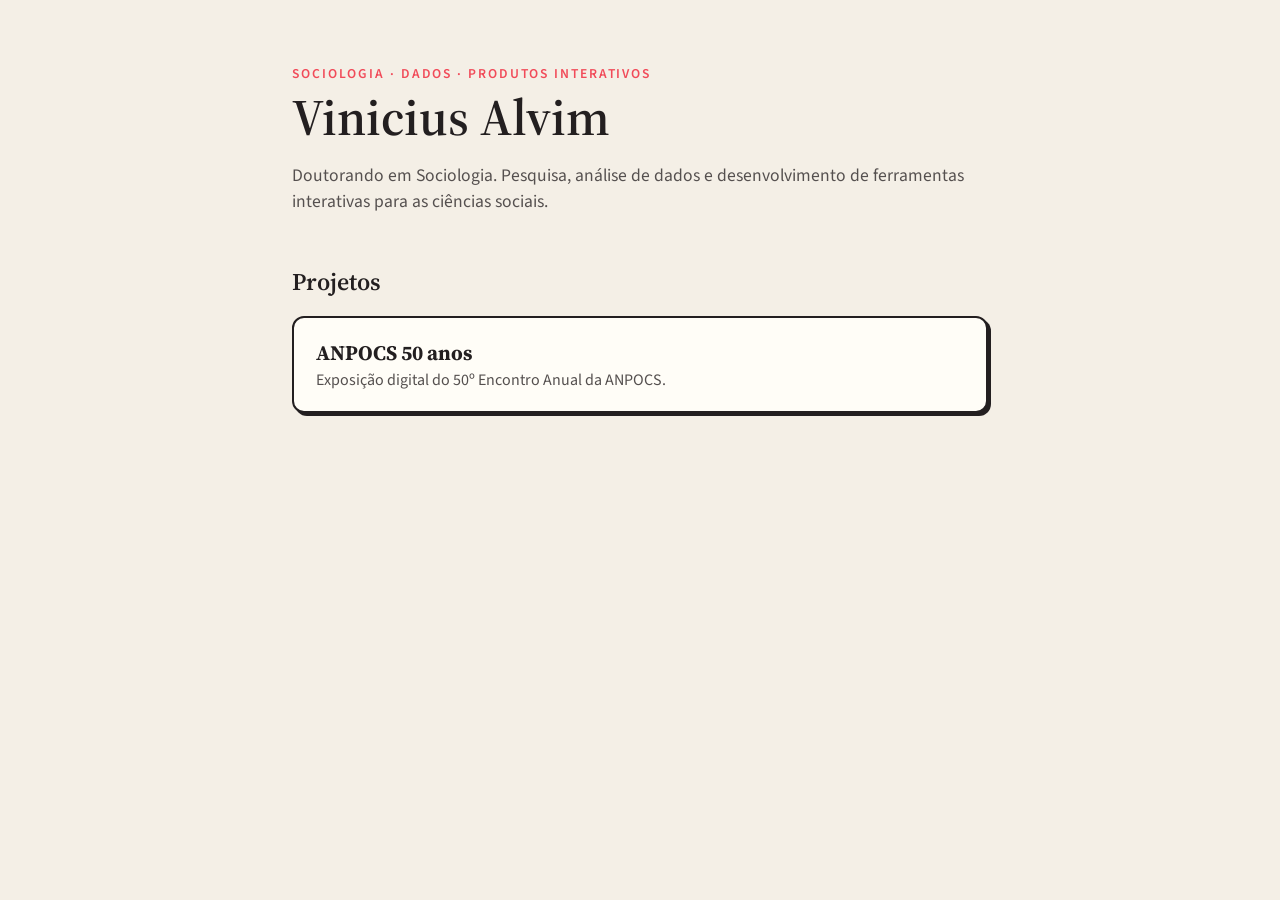
<file: index.html>
<!doctype html>
<html lang="pt-BR">
<head>
  <meta charset="utf-8">
  <meta name="viewport" content="width=device-width, initial-scale=1">
  <title>Vinicius Alvim</title>
  <link rel="stylesheet" href="https://fonts.googleapis.com/css2?family=Source+Sans+3:wght@400;600&family=Source+Serif+4:wght@400;600&display=swap">
  <style>
    :root { --texto:#231f20; --suave:#55504f; --destaque:#f14b59; --fundo:#f4efe6; --cartao:#fffdf7; }
    * { box-sizing: border-box; }
    body { margin:0; background:var(--fundo); color:var(--texto); font-family:"Source Sans 3",system-ui,sans-serif; line-height:1.5; }
    main { max-width:46rem; margin:0 auto; padding:4rem 1.25rem; }
    .selo { color:var(--destaque); font-weight:600; letter-spacing:.14em; text-transform:uppercase; font-size:.85rem; }
    h1 { font-family:"Source Serif 4",Georgia,serif; font-weight:600; font-size:clamp(2.2rem,6vw,3.2rem); margin:.3rem 0 1rem; line-height:1.1; }
    p { color:var(--suave); font-size:1.1rem; }
    h2 { font-family:"Source Serif 4",Georgia,serif; font-weight:600; margin:3rem 0 1rem; }
    a.cartao { display:block; padding:1.2rem 1.4rem; background:var(--cartao); border:2px solid var(--texto); border-radius:12px;
               box-shadow:3px 3px 0 var(--texto); color:inherit; text-decoration:none; margin-bottom:1rem; }
    a.cartao strong { font-family:"Source Serif 4",Georgia,serif; font-size:1.3rem; }
    a.cartao span { display:block; color:var(--suave); }
  </style>
</head>
<body>
  <main>
    <div class="selo">Sociologia · dados · produtos interativos</div>
    <h1>Vinicius Alvim</h1>
    <p>Doutorando em Sociologia. Pesquisa, análise de dados e desenvolvimento de ferramentas interativas para as ciências sociais.</p>
    <h2>Projetos</h2>
    <a class="cartao" href="anpocs50/">
      <strong>ANPOCS 50 anos</strong>
      <span>Exposição digital do 50º Encontro Anual da ANPOCS.</span>
    </a>
  </main>
</body>
</html>
</file>
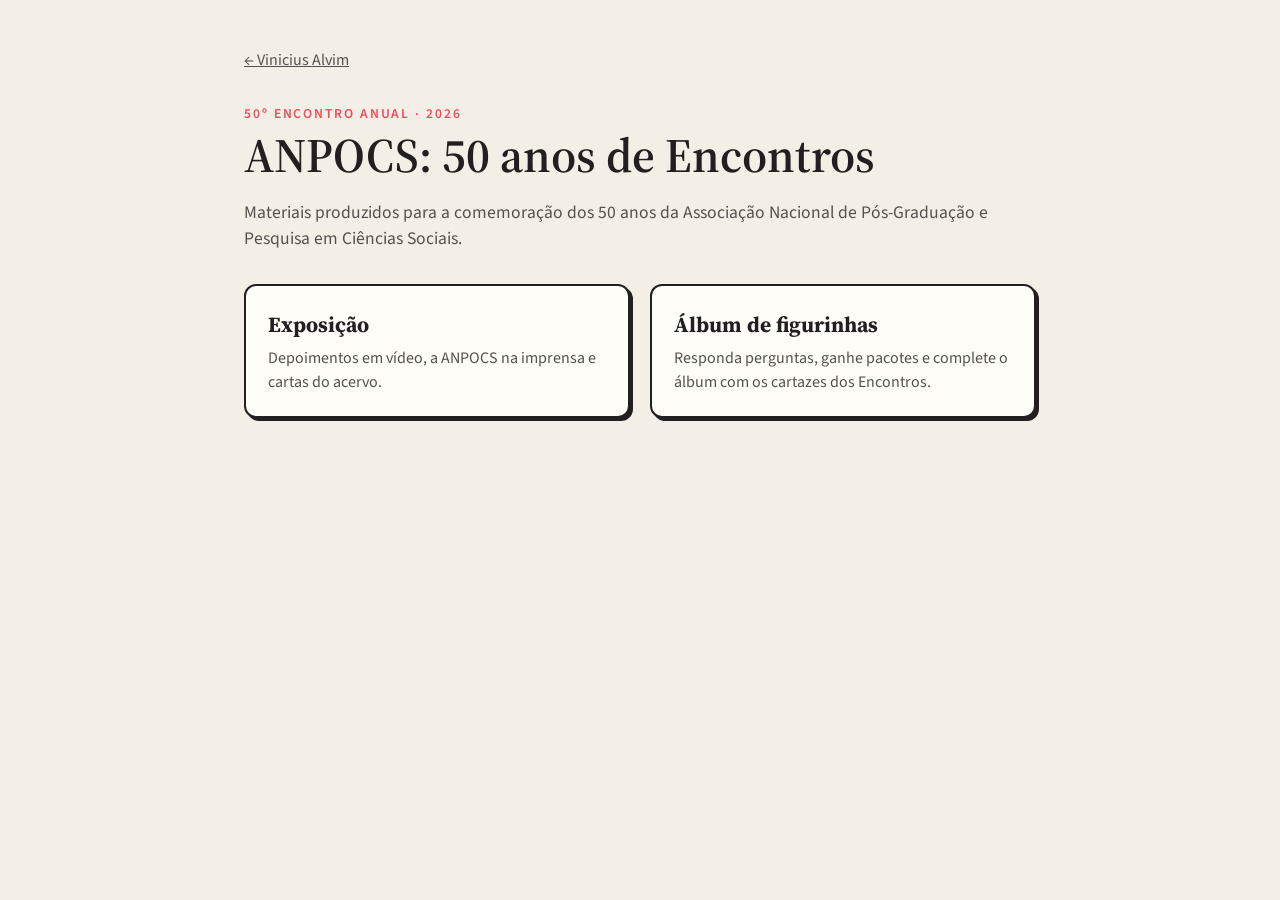
<file: anpocs50/index.html>
<!doctype html>
<html lang="pt-BR">
<head>
  <meta charset="utf-8">
  <meta name="viewport" content="width=device-width, initial-scale=1">
  <title>ANPOCS 50 anos</title>
  <link rel="stylesheet" href="https://fonts.googleapis.com/css2?family=Source+Sans+3:wght@400;600&family=Source+Serif+4:wght@400;600&display=swap">
  <style>
    :root { --texto:#231f20; --suave:#55504f; --destaque:#f14b59; --fundo:#f4efe6; --cartao:#fffdf7; }
    * { box-sizing: border-box; }
    body { margin:0; background:var(--fundo); color:var(--texto); font-family:"Source Sans 3",system-ui,sans-serif; line-height:1.5; }
    main { max-width:52rem; margin:0 auto; padding:3rem 1.25rem; }
    .voltar { color:var(--suave); }
    .selo { margin-top:2rem; color:var(--destaque); font-weight:600; letter-spacing:.14em; text-transform:uppercase; font-size:.85rem; }
    h1 { font-family:"Source Serif 4",Georgia,serif; font-weight:600; font-size:clamp(2rem,6vw,3rem); margin:.3rem 0 1rem; line-height:1.1; }
    p { color:var(--suave); font-size:1.1rem; }
    .grade { display:grid; grid-template-columns:repeat(auto-fit,minmax(15rem,1fr)); gap:1.2rem; margin-top:2rem; }
    a.cartao { display:block; padding:1.4rem; background:var(--cartao); border:2px solid var(--texto); border-radius:12px;
               box-shadow:3px 3px 0 var(--texto); color:inherit; text-decoration:none; }
    a.cartao strong { font-family:"Source Serif 4",Georgia,serif; font-size:1.35rem; }
    a.cartao span { display:block; color:var(--suave); margin-top:.3rem; }
  </style>
</head>
<body>
  <main>
    <a class="voltar" href="../">← Vinicius Alvim</a>
    <div class="selo">50º Encontro Anual · 2026</div>
    <h1>ANPOCS: 50 anos de Encontros</h1>
    <p>Materiais produzidos para a comemoração dos 50 anos da Associação Nacional de Pós-Graduação e Pesquisa em Ciências Sociais.</p>
    <div class="grade">
      <a class="cartao" href="exposicao/">
        <strong>Exposição</strong>
        <span>Depoimentos em vídeo, a ANPOCS na imprensa e cartas do acervo.</span>
      </a>
      <a class="cartao" href="album/">
        <strong>Álbum de figurinhas</strong>
        <span>Responda perguntas, ganhe pacotes e complete o álbum com os cartazes dos Encontros.</span>
      </a>
    </div>
  </main>
</body>
</html>
</file>
